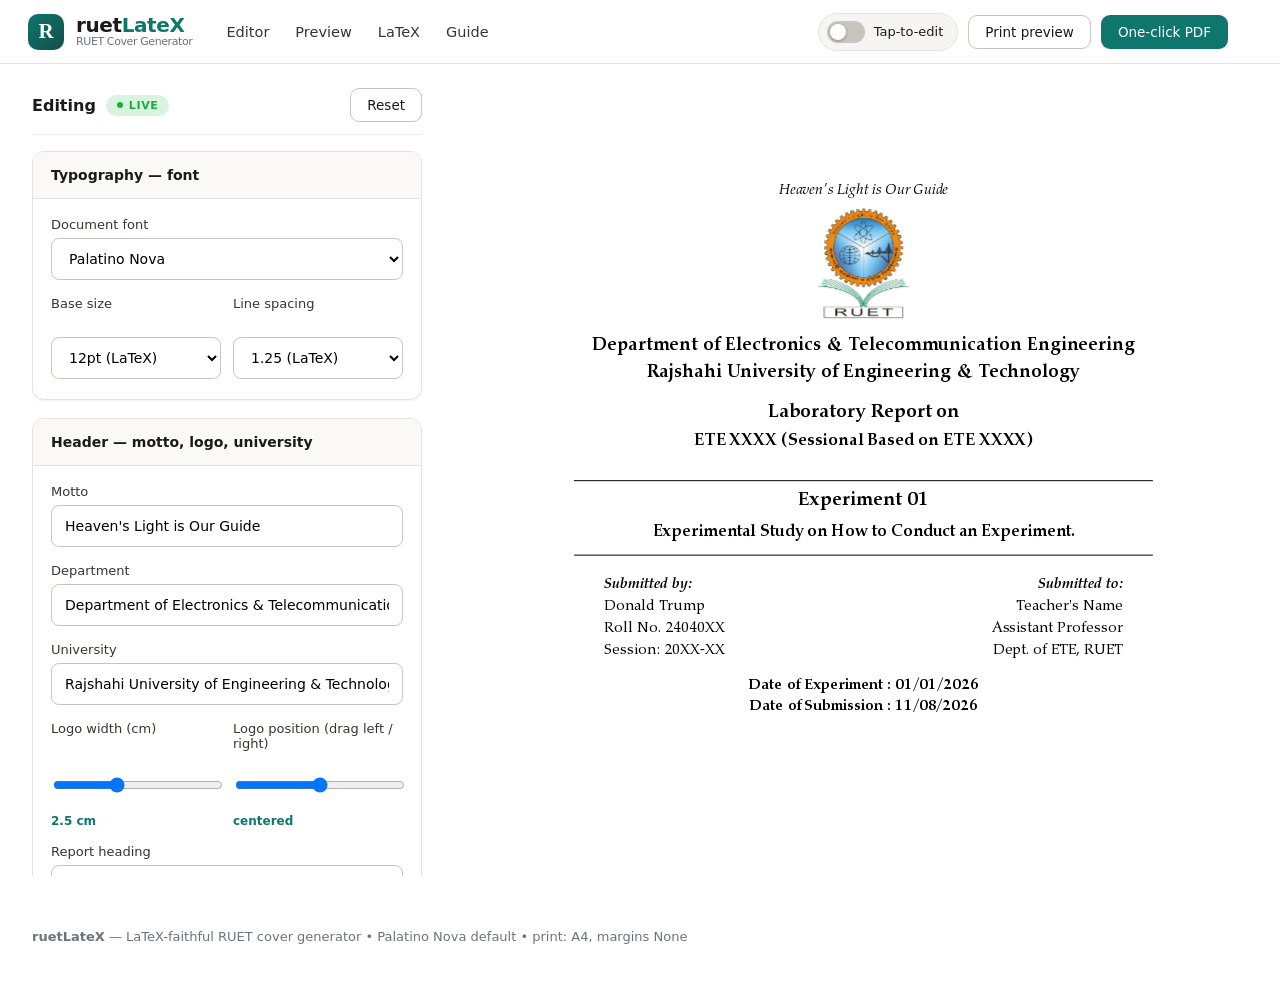
<file: index.html>
﻿<!DOCTYPE html>
<html lang="en">
<head>
<meta charset="UTF-8" />
<meta name="viewport" content="width=device-width, initial-scale=1.0" />
<title>ruetLateX — RUET Lab Cover Page Generator</title>
<meta name="description" content="Pixel-perfect LaTeX-based RUET lab report cover page generator with live preview, tap-to-edit and one-click PDF." />
<link rel="stylesheet" href="css/styles.css" />
<link rel="preload" href="assets/fonts/PalatinoNova/PalatinoNova-Regular.ttf" as="font" type="font/ttf" crossorigin />
<link rel="preload" href="assets/fonts/PalatinoNova/PalatinoNova-Bold.ttf" as="font" type="font/ttf" crossorigin />
<script data-goatcounter="https://hekerman.goatcounter.com/count" async src="https://gc.zgo.at/count.js"></script>
</head>
<body>

<!-- SINGLE roomy nav : brand + links + actions, no second bar -->
<header class="nav">
  <div class="nav-inner">
    <a class="brand" href="#top">
      <span class="brand-mark">R</span>
      <span class="brand-text">ruet<b>LateX</b><small>RUET Cover Generator</small></span>
    </a>
    <nav class="nav-links" id="navLinks" aria-label="Primary">
      <a href="#editor">Editor</a>
      <a href="#previewSec">Preview</a>
      <a href="#texSec">LaTeX</a>
      <a href="#guide">Guide</a>
      <span class="nav-cta-row">
        <button class="tap-toggle" id="tapEditToggle" type="button" role="switch" aria-checked="false" title="Click any text in the preview to jump to its field"><span class="sw" aria-hidden="true"></span><span>Tap-to-edit</span></button>
        <button class="btn btn-ghost btn-sm" id="topPrintBtn" type="button">Print preview</button>
        <button class="btn btn-primary btn-sm" id="topPdfBtn" type="button">One-click PDF</button>
      </span>
    </nav>
    <div class="nav-actions">
      <button class="tap-toggle tap-compact" id="tapEditToggleMobile" type="button" role="switch" aria-checked="false" title="Click any text in the preview to jump to its field"><span class="sw" aria-hidden="true"></span><span>Tap to Edit</span></button>
      <button class="btn btn-primary btn-sm nav-pdf" id="navPdfBtn" type="button">PDF</button>
      <button class="hamburger" id="hamburger" aria-label="Menu" aria-expanded="false" aria-controls="navLinks"><span></span><span></span><span></span></button>
    </div>
  </div>
</header>

<main id="top">
  <div class="layout" id="editor">
    <!-- ============ EDITOR (roomy) ============ -->
    <section class="editor panel">
      <div class="panel-head">
        <h2>Editing <span class="live-badge"><span class="live-dot"></span>Live</span></h2>
        <button class="btn btn-ghost btn-sm" id="resetBtn" type="button">Reset</button>
      </div>

      <!-- FONT -->
      <details class="card" open>
        <summary>Typography — font</summary>
        <div class="card-body">
          <label class="field"><span>Document font</span>
            <select id="fontSelect">
              <option value="'Book Antiqua', 'Palatino Linotype', serif">Book Antiqua</option>
              <option value="'Droid Serif', serif">Droid Serif</option>
              <option value="'P052', 'Palatino', serif">P052</option>
              <option value="'Palatino Nova', 'Book Antiqua', serif" selected>Palatino Nova</option>
              <option value="'TeX Gyre Pagella', 'Palatino', serif">TeX Gyre Pagella</option>
              <option value="'Times New Roman', Times, serif">Times New Roman</option>
              <option value="custom">Custom Google Font…</option>
            </select>
          </label>
          <div class="row2">
            <label class="field"><span>Base size</span>
              <select id="baseSize"><option value="11.5">11.5pt</option><option value="12" selected>12pt (LaTeX)</option><option value="12.5">12.5pt</option><option value="13">13pt</option><option value="custom">Custom…</option></select>
              <input id="baseSizeCustom" type="number" min="8" max="20" step="0.5" placeholder="e.g. 14" hidden />
            </label>
            <label class="field"><span>Line spacing</span>
              <select id="lineSpacing"><option value="1.15">1.15</option><option value="1.25" selected>1.25 (LaTeX)</option><option value="1.4">1.4</option><option value="1.5">1.5</option><option value="custom">Custom…</option></select>
              <input id="lineSpacingCustom" type="number" min="1" max="3" step="0.05" placeholder="e.g. 1.6" hidden />
            </label>
          </div>
          <div class="custom-font" id="customFontWrap" hidden>
            <p class="mini-head">Custom Google Font via link</p>
            <label class="field"><span>Paste Google Fonts &lt;link&gt; or URL</span>
              <input id="gfontUrl" type="url" placeholder="https://fonts.googleapis.com/css2?family=Hind+Siliguri:wght@400;600;700&display=swap" />
            </label>
            <label class="field"><span>Font-family name (as in CSS)</span>
              <input id="gfontName" type="text" placeholder="e.g. Hind Siliguri" />
            </label>
            <button class="btn btn-secondary btn-sm" id="gfontAdd" type="button">Load custom font</button>
            <p class="hint">We inject the link, add it to the dropdown and apply it to the cover instantly. Works for print too (needs internet).</p>
          </div>
        </div>
      </details>

      <!-- HEADER -->
      <details class="card" open>
        <summary>Header — motto, logo, university</summary>
        <div class="card-body">
          <label class="field"><span>Motto</span><input id="in-moto" data-bind="moto" type="text" value="Heaven's Light is Our Guide" /></label>
          <label class="field"><span>Department</span><input id="in-dept" data-bind="dept" type="text" value="Department of Electronics & Telecommunication Engineering" /></label>
          <label class="field"><span>University</span><input id="in-univ" data-bind="univ" type="text" value="Rajshahi University of Engineering & Technology" /></label>
          <div class="row2">
            <label class="field"><span>Logo width (cm)</span><input id="logoWidth" type="range" min="1.5" max="4.5" step="0.1" value="2.5" /><em class="val" id="logoWidthVal">2.5 cm</em></label>
            <label class="field"><span>Logo position (drag left / right)</span><input id="logoPos" type="range" min="-40" max="40" step="1" value="0" /><em class="val" id="logoPosVal">centered</em></label>
          </div>
          <label class="field"><span>Report heading</span><input data-bind="reportHead" type="text" value="Laboratory Report on" /></label>
          <div class="row2">
            <label class="field"><span>Course code</span>
              <div class="combo" id="courseCombo">
                <input data-bind="courseCode" id="in-courseCode" type="text" value="ETE XXXX" autocomplete="off" role="combobox" aria-expanded="false" aria-controls="courseList" aria-autocomplete="list" placeholder="Type to search courses…" />
                <ul class="combo-list" id="courseList" role="listbox" aria-label="Sessional courses" hidden></ul>
              </div>
            </label>
            <label class="field"><span>Course title (in brackets)</span>
              <div class="combo" id="titleCombo">
                <input data-bind="courseTitle" id="in-courseTitle" type="text" value="Sessional Based on ETE XXXX" autocomplete="off" role="combobox" aria-expanded="false" aria-controls="titleList" aria-autocomplete="list" placeholder="Type to search titles…" />
                <ul class="combo-list" id="titleList" role="listbox" aria-label="Sessional course titles" hidden></ul>
              </div>
            </label>
          </div>
        </div>
      </details>

      <!-- EXPERIMENT -->
      <details class="card" open>
        <summary>Experiment block</summary>
        <div class="card-body">
          <div class="row2">
            <label class="field"><span>Label</span><input data-bind="expLabel" type="text" value="Experiment" /></label>
            <label class="field"><span>Number</span><input data-bind="expNo" type="text" value="01" /></label>
          </div>
          <label class="field"><span>Experiment title (wraps, bold)</span><textarea data-bind="expTitle" rows="3">Experimental Study on How to Conduct an Experiment.</textarea></label>
          <div class="row2">
            <label class="field"><span>Rule thickness</span><select id="ruleThick"><option value="1">1pt (exact)</option><option value="1.5">1.5pt</option><option value="2">2pt</option></select></label>
            <label class="field"><span>Rule gap</span><select id="ruleGap"><option value="compact">Compact</option><option value="normal" selected>Normal (LaTeX)</option><option value="wide">Wide</option></select></label>
          </div>
        </div>
      </details>

      <!-- PEOPLE -->
      <details class="card" open>
        <summary>Submitted by / to + dates</summary>
        <div class="card-body">
          <div class="grid2">
            <div>
              <label class="field"><span>Left heading</span><input data-bind="byLabel" type="text" value="Submitted by:" /></label>
              <label class="field"><span>Student name</span><input data-bind="student" type="text" value="Donald Trump" /></label>
              <label class="field"><span>Roll</span><input data-bind="roll" type="text" value="Roll No. 24040XX" /></label>
              <label class="field"><span>Session</span><input data-bind="session" type="text" value="Session: 20XX-XX" /></label>
            </div>
            <div>
              <label class="field"><span>Right heading</span><input data-bind="toLabel" type="text" value="Submitted to:" /></label>
              <label class="field"><span>Teacher name</span>
                <div class="combo" id="teacherCombo">
                  <input data-bind="teacher" id="in-teacher" type="text" value="Teacher's Name" autocomplete="off" role="combobox" aria-expanded="false" aria-controls="teacherList" aria-autocomplete="list" placeholder="Type to search faculty…" />
                  <ul class="combo-list" id="teacherList" role="listbox" aria-label="RUET ETE faculty" hidden></ul>
                </div>
              </label>
              <label class="field"><span>Designation</span><input data-bind="desig" id="in-desig" type="text" value="Assistant Professor" /></label>
              <label class="field"><span>Teacher dept</span><input data-bind="tdept" type="text" value="Dept. of ETE, RUET" /></label>
            </div>
          </div>
          <div class="row2">
            <label class="field"><span>Date of experiment label</span><input data-bind="dateExpLabel" type="text" value="Date of Experiment :" /></label>
            <label class="field"><span>Date of experiment</span><input data-bind="dateExp" type="text" value="01/01/2026" /></label>
          </div>
          <div class="row2">
            <label class="field"><span>Date of submission label</span><input data-bind="dateSubLabel" type="text" value="Date of Submission :" /></label>
            <label class="field"><span>Date of submission</span><input data-bind="dateSub" type="text" value="11/08/2026" /></label>
          </div>
        </div>
      </details>

      <!-- FOOTER : collapsed by default, toggle reveals the boxes -->
      <details class="card" open>
        <summary>Bottom marking table</summary>
        <div class="card-body">
          <button class="mini-toggle" id="markingToggle" type="button" role="switch" aria-checked="false" aria-controls="markingFields"><span class="sw" aria-hidden="true"></span><span>Customize marking table</span></button>
          <div id="markingFields" hidden>
          <div class="row2">
            <label class="field"><span>Left title</span><input data-bind="rwTitle" type="text" value="Report Writing" /></label>
            <label class="field"><span>Right title</span><input data-bind="vivaTitle" type="text" value="Lab Viva" /></label>
          </div>
          <label class="field"><span>Middle title</span><input data-bind="teacherSec" type="text" value="(Teacher's Section)" /></label>
          <label class="field"><span>Signature caption</span><input data-bind="signCap" type="text" value="Signature" /></label>
          <label class="check"><input type="checkbox" id="showPoor" checked /> Show “Poor” row (uncheck for 3-row marking)</label>
          <label class="check"><input type="checkbox" id="upperRule" checked /> Show upper rule</label>
          <label class="check"><input type="checkbox" id="lowerRule" checked /> Show lower rule</label>
          <label class="check"><input type="checkbox" id="bottomRule" checked /> Show bottom rule above marking table</label>
          </div>
        </div>
      </details>

      <details class="card" id="texSec">
        <summary>LaTeX (.tex) — live generated</summary>
        <div class="card-body">
          <p class="hint">Faithful standalone <code>report</code> class file. Uses <code>ruet_logo.png</code> in same folder. Copy to Overleaf or download.</p>
          <div class="tex-actions">
            <button class="btn btn-secondary btn-sm" id="texCopy" type="button">Copy .tex</button>
            <button class="btn btn-secondary btn-sm" id="texDownload" type="button">Download .tex</button>
          </div>
          <pre class="texbox"><code id="texCode"></code></pre>
        </div>
      </details>

      <details class="card" id="guide">
        <summary>How to get a perfect print / PDF</summary>
        <div class="card-body guide">
          <ol>
            <li><b>One-click PDF</b> downloads the exact A4 cover as a PDF file straight to your device.</li>
            <li><b>Print preview</b> opens the browser print dialog — pick printer or <i>Save as PDF</i>, paper <i>A4</i>, margins <i>None</i>. Strictly one page.</li>
            <li><b>Overleaf:</b> download <b>.tex</b> + place <b>ruet_logo.png</b> beside it, compile with pdfLaTeX.</li>
            <li><b>Tap-to-edit:</b> click any line in the preview to jump to its field. Double-click edits text in place.</li>
          </ol>
          <p class="hint">Reference files in this project: <code>assets/tex/cover.tex</code>, <code>assets/images/ruet_logo.png</code>, <code>reference/</code>.</p>
        </div>
      </details>
    </section>

    <!-- ============ PREVIEW — windowless, real-size A4 beside editor (compare.html style) ============ -->
    <section class="preview-col" id="previewSec">
      <div class="preview-wrap" id="stage">
        <div class="preview-scaler" id="scaler">
          <div class="sheet" id="sheet">
            <div class="page-inner" id="pageInner">
              <div class="top-block">
                <p class="moto" data-field="moto" title="Click to edit motto"><em id="v-moto">Heaven's Light is Our Guide</em></p>
                <div class="logo-wrap" data-field="logo"><img id="v-logo" src="assets/images/ruet_logo.png" alt="RUET logo" fetchpriority="high" decoding="async" width="236" height="236" /></div>
                <p class="dept" data-field="dept" id="v-dept">Department of Electronics &amp; Telecommunication Engineering</p>
                <p class="univ" data-field="univ" id="v-univ">Rajshahi University of Engineering &amp; Technology</p>
                <p class="labhead" data-field="reportHead" id="v-reportHead">Laboratory Report on</p>
                <p class="course" data-field="courseCode"><strong id="v-courseCode">ETE XXXX</strong> <strong>(<span id="v-courseTitle">Sessional Based on ETE XXXX</span>)</strong></p>
              </div>

              <hr class="rule" id="ruleTop" />

              <div class="chapter">
                <div class="exp-no"><span id="v-expLabel" data-field="expLabel">Experiment</span> <span id="v-expNo" data-field="expNo">01</span></div>
                <span class="exp-title" data-field="expTitle" id="v-expTitle">Experimental Study on How to conduct an Experiment.</span>
              </div>

              <hr class="rule" id="ruleBottom" />

              <div class="people">
                <div class="person left">
                  <p class="p-head" data-field="byLabel" id="v-byLabel">Submitted by:</p>
                  <p data-field="student" id="v-student">Donald Trump</p>
                  <p data-field="roll" id="v-roll">Roll No. 24040XX</p>
                  <p data-field="session" id="v-session">Session: 20XX-XX</p>
                </div>
                <div class="person right">
                  <p class="p-head" data-field="toLabel" id="v-toLabel">Submitted to:</p>
                  <p data-field="teacher" id="v-teacher">Teacher's Name</p>
                  <p data-field="desig" id="v-desig">Assistant Professor</p>
                  <p data-field="tdept" id="v-tdept">Dept. of ETE, RUET</p>
                </div>
              </div>

              <div class="dates">
                <p><strong><span id="v-dateExpLabel" data-field="dateExpLabel">Date of Experiment :</span> <span id="v-dateExp" data-field="dateExp">04/08/2026</span></strong></p>
                <p><strong><span id="v-dateSubLabel" data-field="dateSubLabel">Date of Submission :</span> <span id="v-dateSub" data-field="dateSub">11/08/2026</span></strong></p>
              </div>

              <div class="spacer"></div>

              <!-- THREE-COL : mirrors \begin{multicols}{3} in cover.tex -->
              <div class="marks" id="ruleFooterWrap">
                <div class="mark-col">
                  <h4 class="mark-head under" data-field="rwTitle"><u id="v-rwTitle">Report Writing</u></h4>
                  <ul>
                    <li><span class="box">☐</span> Excellent</li>
                    <li><span class="box">☐</span> Good</li>
                    <li><span class="box">☐</span> Average</li>
                    <li class="poor-row"><span class="box">☐</span> Poor</li>
                  </ul>
                </div>
                <div class="mark-col center sig-col">
                  <h4 class="mark-head" data-field="teacherSec" id="v-teacherSec">(Teacher's Section)</h4>
                  <div class="sig-space"></div>
                  <div class="sig-line"></div>
                  <p class="sig-cap" data-field="signCap" id="v-signCap">Signature</p>
                </div>
                <div class="mark-col">
                  <h4 class="mark-head under" data-field="vivaTitle"><u id="v-vivaTitle">Lab Viva</u></h4>
                  <ul>
                    <li><span class="box">☐</span> Excellent</li>
                    <li><span class="box">☐</span> Good</li>
                    <li><span class="box">☐</span> Average</li>
                    <li class="poor-row"><span class="box">☐</span> Poor</li>
                  </ul>
                </div>
              </div>
            </div>
          </div>
        </div>
      </div>
    </section>
  </div>

  <footer class="foot">
    <p><b>ruetLateX</b> — LaTeX-faithful RUET cover generator • Palatino Nova default • print: A4, margins None</p>
  </footer>
</main>

<!-- print-only root: the live sheet is moved here for printing -->
<div id="printRoot"></div>

<script src="js/app.js" defer></script>
</body>
</html>
</file>
<file: css/styles.css>
/* ruetLateX — single roomy nav, windowless real-size A4, one-page print */
@font-face{font-family:'Book Antiqua';src:url('../assets/fonts/BookAntiqua/Book%20Antiqua.ttf') format('truetype');font-weight:400;font-style:normal;font-display:swap;}
@font-face{font-family:'Book Antiqua';src:url('../assets/fonts/BookAntiqua/Book%20Antiqua%20Bold.ttf') format('truetype');font-weight:700;font-style:normal;font-display:swap;}
@font-face{font-family:'Book Antiqua';src:url('../assets/fonts/BookAntiqua/bookantiquaitalic.ttf') format('truetype');font-weight:400;font-style:italic;font-display:swap;}
@font-face{font-family:'Book Antiqua';src:url('../assets/fonts/BookAntiqua/bookantiquabolditalic.ttf') format('truetype');font-weight:700;font-style:italic;font-display:swap;}
@font-face{font-family:'Droid Serif';src:url('../assets/fonts/DroidSerif/DroidSerif-Regular.ttf') format('truetype');font-weight:400;font-style:normal;font-display:swap;}
@font-face{font-family:'Droid Serif';src:url('../assets/fonts/DroidSerif/DroidSerif-Bold.ttf') format('truetype');font-weight:700;font-style:normal;font-display:swap;}
@font-face{font-family:'Droid Serif';src:url('../assets/fonts/DroidSerif/DroidSerif-Italic.ttf') format('truetype');font-weight:400;font-style:italic;font-display:swap;}
@font-face{font-family:'Droid Serif';src:url('../assets/fonts/DroidSerif/DroidSerif-BoldItalic.ttf') format('truetype');font-weight:700;font-style:italic;font-display:swap;}
@font-face{font-family:'Palatino Nova';src:url('../assets/fonts/PalatinoNova/PalatinoNova-Regular.ttf') format('truetype');font-weight:400;font-style:normal;font-display:swap;}
@font-face{font-family:'Palatino Nova';src:url('../assets/fonts/PalatinoNova/PalatinoNova-Bold.ttf') format('truetype');font-weight:700;font-style:normal;font-display:swap;}
@font-face{font-family:'Palatino Nova';src:url('../assets/fonts/PalatinoNova/PalatinoNova-Italic.ttf') format('truetype');font-weight:400;font-style:italic;font-display:swap;}
@font-face{font-family:'Palatino Nova';src:url('../assets/fonts/PalatinoNova/PalatinoNova-BoldItalic.ttf') format('truetype');font-weight:700;font-style:italic;font-display:swap;}
@font-face{font-family:'P052';src:url('../assets/fonts/P052/p052-roman.otf') format('opentype');font-weight:400;font-style:normal;font-display:swap;}
@font-face{font-family:'P052';src:url('../assets/fonts/P052/p052-bold.otf') format('opentype');font-weight:700;font-style:normal;font-display:swap;}
@font-face{font-family:'P052';src:url('../assets/fonts/P052/p052-italic.otf') format('opentype');font-weight:400;font-style:italic;font-display:swap;}
@font-face{font-family:'P052';src:url('../assets/fonts/P052/p052-bolditalic.otf') format('opentype');font-weight:700;font-style:italic;font-display:swap;}
/* Legacy alias: old 'Palatino RUET' value maps to the same native files */
@font-face{font-family:'Palatino RUET';src:url('../assets/fonts/PalatinoNova/PalatinoNova-Regular.ttf') format('truetype');font-weight:400;font-style:normal;font-display:swap;}
@font-face{font-family:'Palatino RUET';src:url('../assets/fonts/PalatinoNova/PalatinoNova-Bold.ttf') format('truetype');font-weight:700;font-style:normal;font-display:swap;}
@font-face{font-family:'Palatino RUET';src:url('../assets/fonts/PalatinoNova/PalatinoNova-Italic.ttf') format('truetype');font-weight:400;font-style:italic;font-display:swap;}
@font-face{font-family:'Palatino RUET';src:url('../assets/fonts/PalatinoNova/PalatinoNova-BoldItalic.ttf') format('truetype');font-weight:700;font-style:italic;font-display:swap;}
/* Legacy alias: old 'Noto Serif' value maps to Droid Serif native files */
@font-face{font-family:'Noto Serif';src:url('../assets/fonts/DroidSerif/DroidSerif-Regular.ttf') format('truetype');font-weight:400;font-style:normal;font-display:swap;}
@font-face{font-family:'Noto Serif';src:url('../assets/fonts/DroidSerif/DroidSerif-Bold.ttf') format('truetype');font-weight:700;font-style:normal;font-display:swap;}
@font-face{font-family:'Noto Serif';src:url('../assets/fonts/DroidSerif/DroidSerif-Italic.ttf') format('truetype');font-weight:400;font-style:italic;font-display:swap;}
@font-face{font-family:'Noto Serif';src:url('../assets/fonts/DroidSerif/DroidSerif-BoldItalic.ttf') format('truetype');font-weight:700;font-style:italic;font-display:swap;}
@font-face{font-family:'TeX Gyre Pagella';src:url('../assets/fonts/TexGyrePagella/texgyrepagella-regular.otf') format('opentype');font-weight:400;font-style:normal;font-display:swap;}
@font-face{font-family:'TeX Gyre Pagella';src:url('../assets/fonts/TexGyrePagella/texgyrepagella-bold.otf') format('opentype');font-weight:700;font-style:normal;font-display:swap;}
@font-face{font-family:'TeX Gyre Pagella';src:url('../assets/fonts/TexGyrePagella/texgyrepagella-italic.otf') format('opentype');font-weight:400;font-style:italic;font-display:swap;}
@font-face{font-family:'TeX Gyre Pagella';src:url('../assets/fonts/TexGyrePagella/texgyrepagella-bolditalic.otf') format('opentype');font-weight:700;font-style:italic;font-display:swap;}
@font-face{font-family:'Times New Roman';src:url('../assets/fonts/TimesNewRoman/regular.ttf') format('truetype');font-weight:400;font-style:normal;font-display:swap;}
@font-face{font-family:'Times New Roman';src:url('../assets/fonts/TimesNewRoman/bold.ttf') format('truetype');font-weight:700;font-style:normal;font-display:swap;}
@font-face{font-family:'Times New Roman';src:url('../assets/fonts/TimesNewRoman/italic.ttf') format('truetype');font-weight:400;font-style:italic;font-display:swap;}
@font-face{font-family:'Times New Roman';src:url('../assets/fonts/TimesNewRoman/bolditalic.ttf') format('truetype');font-weight:700;font-style:italic;font-display:swap;}

:root{
  --bg:#ffffff; --panel:#fff; --ink:#1a1a1a; --muted:#6b7280;
  --line:#e5e3df; --brand:#0f766e; --brand2:#115e59;
  --radius:12px; --shadow:rgba(15,15,15,.06) 0px 1px 3px 0px;
  --sheet-font:'Palatino Nova','Book Antiqua',serif;
  --base-pt:12; --leading:1.25;
  --nav-h:64px;
}
*{box-sizing:border-box}
html{scroll-behavior:smooth;-webkit-text-size-adjust:100%}
body{margin:0;background:var(--bg);color:var(--ink);font-family:system-ui,-apple-system,"Segoe UI",Roboto,"Helvetica Neue",Arial,sans-serif;min-height:100vh}
code{font-family:ui-monospace,SFMono-Regular,Menlo,Consolas,"Liberation Mono",monospace;font-size:.85em;background:#eef2f7;padding:1px 6px;border-radius:6px}

/* SINGLE NAV — roomy 64px, generous spacing; collapses gracefully */
.nav{position:sticky;top:0;z-index:100;background:#fff;border-bottom:1px solid var(--line);min-height:var(--nav-h);display:flex;align-items:center}
.nav-inner{width:100%;max-width:1480px;margin:0 auto;padding:10px 28px;display:flex;align-items:center;gap:24px;position:relative}
.brand{display:flex;align-items:center;gap:12px;text-decoration:none;color:var(--ink);flex-shrink:0}
.brand-mark{width:36px;height:36px;border-radius:10px;background:linear-gradient(135deg,#0f766e,#134e4a);color:#fff;display:grid;place-items:center;font-weight:800;font-size:21px;font-family:Georgia,serif;flex-shrink:0}
.brand-text{font-weight:800;font-size:20px;letter-spacing:-.02em;line-height:1.1;white-space:nowrap}
.brand-text b{color:var(--brand)}
.brand-text small{display:block;font-weight:500;font-size:11px;color:var(--muted)}
.nav-links{display:flex;align-items:center;gap:22px;margin-left:8px;flex:1;min-width:0}
.nav-links a{color:#37352f;text-decoration:none;font-weight:500;font-size:14.5px;white-space:nowrap;padding:6px 2px}
.nav-links a:hover{color:var(--brand)}
.nav-cta-row{display:flex;align-items:center;gap:10px;margin-left:auto;flex-shrink:0}
.nav-actions{margin-left:auto;display:flex;align-items:center;gap:10px;flex-shrink:0}
.nav-pdf{display:none}
.hamburger{display:none;flex-direction:column;justify-content:center;align-items:center;gap:5px;background:#fff;border:1px solid var(--line);border-radius:9px;padding:9px 10px;cursor:pointer;min-width:40px;min-height:40px}
.hamburger span{width:20px;height:2px;background:#111827;border-radius:2px;display:block;transition:transform .2s,opacity .2s}
.hamburger.active span:nth-child(1){transform:translateY(7px) rotate(45deg)}
.hamburger.active span:nth-child(2){opacity:0}
.hamburger.active span:nth-child(3){transform:translateY(-7px) rotate(-45deg)}

/* BUTTONS — roomy */
.btn{border:1px solid transparent;border-radius:9px;padding:9px 18px;font-weight:500;font-size:14px;cursor:pointer;transition:.15s;white-space:nowrap;font-family:inherit}
.btn-sm{padding:8px 16px;font-size:13.5px}
.btn-primary{background:var(--brand);color:#fff}
.btn-primary:hover{background:var(--brand2)}
.btn-secondary{background:#111827;color:#fff}
.btn-ghost{background:transparent;border-color:#c8c4be;color:#1a1a1a}
.btn-ghost:hover{background:#f6f5f4}
.tap-toggle{display:flex;align-items:center;gap:9px;font-size:13px;font-weight:500;font-family:inherit;background:#f6f5f4;border:1px solid var(--line);padding:7px 14px 7px 8px;border-radius:999px;cursor:pointer;white-space:nowrap;color:var(--ink)}
.tap-toggle .sw{position:relative;width:38px;height:22px;border-radius:999px;background:#c8c4be;transition:background .2s;flex-shrink:0}
.tap-toggle .sw::after{content:"";position:absolute;top:3px;left:3px;width:16px;height:16px;border-radius:50%;background:#fff;box-shadow:0 1px 3px rgba(0,0,0,.3);transition:left .2s}
.tap-toggle.on{background:#ecfdf5;border-color:#a7f3d0}
.tap-toggle.on .sw{background:var(--brand)}
.tap-toggle.on .sw::after{left:19px}
/* compact tap-to-edit in the always-visible mobile bar — hidden on desktop */
.tap-toggle.tap-compact{display:none}
@media(max-width:1024px){
  .tap-toggle.tap-compact{display:flex;align-items:center;gap:6px;font-size:12px;padding:5px 10px 5px 6px}
  .tap-toggle.tap-compact .sw{width:30px;height:18px}
  .tap-toggle.tap-compact .sw::after{top:2.5px;left:2.5px;width:13px;height:13px}
  .tap-toggle.tap-compact.on .sw::after{left:14.5px}
}
/* small switch used inside cards (marking table etc.) */
.mini-toggle{display:flex;align-items:center;gap:9px;font-size:13px;font-weight:500;font-family:inherit;background:#fff;border:1px solid var(--line);padding:8px 12px;border-radius:9px;cursor:pointer;color:var(--ink);width:100%}
.mini-toggle:hover{border-color:#a4a097}
.mini-toggle .sw{position:relative;width:34px;height:20px;border-radius:999px;background:#c8c4be;transition:background .2s;flex-shrink:0}
.mini-toggle .sw::after{content:"";position:absolute;top:2.5px;left:3px;width:15px;height:15px;border-radius:50%;background:#fff;box-shadow:0 1px 3px rgba(0,0,0,.3);transition:left .2s}
.mini-toggle.on .sw{background:var(--brand)}
.mini-toggle.on .sw::after{left:16px}
#markingFields{display:flex;flex-direction:column;gap:14px}
#markingFields[hidden]{display:none}

/* WORKSPACE — compare.html style: 400px form + fluid preview, full-bleed */
.layout{max-width:1480px;margin:0 auto;padding:24px 32px 40px;display:grid;grid-template-columns:400px minmax(0,1fr);gap:28px;align-items:start;background:#fff}

/* EDITOR — roomy, breathing space; desktop: own scroll so preview never scrolls away */
.editor{min-width:0}
@media(min-width:1025px){
  .editor{position:sticky;top:calc(var(--nav-h) + 24px);max-height:calc(100vh - var(--nav-h) - 48px);overflow-y:auto;overflow-x:hidden;padding-right:10px;scrollbar-width:thin;scrollbar-color:#c8c4be transparent}
  .editor::-webkit-scrollbar{width:8px}
  .editor::-webkit-scrollbar-track{background:transparent}
  .editor::-webkit-scrollbar-thumb{background:#c8c4be;border-radius:8px}
  .preview-col{position:sticky;top:calc(var(--nav-h) + 24px);max-height:calc(100vh - var(--nav-h) - 48px);overflow-y:auto;overflow-x:hidden;scrollbar-width:thin;scrollbar-color:#c8c4be transparent}
  .preview-col::-webkit-scrollbar{width:8px}
  .preview-col::-webkit-scrollbar-track{background:transparent}
  .preview-col::-webkit-scrollbar-thumb{background:#c8c4be;border-radius:8px}
}
.panel-head{display:flex;align-items:center;justify-content:space-between;margin:0 0 16px;padding-bottom:12px;border-bottom:1px solid #ede9e4}
.panel-head h2{margin:0;font-size:16px;font-weight:600;display:flex;align-items:center;gap:10px}
.live-badge{font-size:11px;font-weight:600;text-transform:uppercase;letter-spacing:.6px;background:#d9f3e1;color:#1aae39;padding:4px 11px;border-radius:999px;display:inline-flex;align-items:center;gap:6px}
.live-dot{width:6px;height:6px;border-radius:50%;background:#1aae39;animation:pulse 1.8s infinite}
@keyframes pulse{0%{box-shadow:0 0 0 0 rgba(26,174,57,.55)}70%{box-shadow:0 0 0 6px rgba(26,174,57,0)}100%{box-shadow:0 0 0 0 rgba(26,174,57,0)}}
.card{background:var(--panel);border:1px solid var(--line);border-radius:var(--radius);margin-bottom:18px;overflow:hidden;box-shadow:var(--shadow)}
.card summary{padding:15px 18px;font-weight:600;font-size:14px;cursor:pointer;list-style:none;background:#faf9f8;border-bottom:1px solid var(--line)}
.card summary::-webkit-details-marker{display:none}
.card-body{padding:18px;display:flex;flex-direction:column;gap:14px}
.field{display:flex;flex-direction:column;gap:6px;font-size:13px;margin-bottom:2px}
.field span{font-weight:500;color:#37352f}
.field input,.field select,.field textarea{border:1px solid #c8c4be;border-radius:8px;padding:10px 13px;font-size:14px;font-family:inherit;background:#fff;width:100%;min-height:42px}
.field textarea{min-height:70px;resize:vertical;line-height:1.55}
.field input:hover,.field select:hover,.field textarea:hover{border-color:#a4a097}
.field input:focus,.field select:focus,.field textarea:focus{outline:none;border-color:var(--brand);box-shadow:0 0 0 3px rgba(15,118,110,.15)}
#baseSizeCustom[hidden],#lineSpacingCustom[hidden]{display:none}
/* COMBOBOX PICKERS — floating fuzzy dropdowns (teacher, course code/title) */
.combo{position:relative}
.combo-list{position:absolute;top:calc(100% + 6px);left:0;right:0;background:#fff;border:1px solid #e7e5e0;border-radius:14px;box-shadow:0 20px 50px rgba(17,24,39,.18),0 2px 8px rgba(17,24,39,.08);max-height:300px;overflow-y:auto;margin:0;padding:8px;list-style:none;z-index:60;scrollbar-width:thin;scrollbar-color:#c8c4be transparent}
.combo-list::-webkit-scrollbar{width:8px}
.combo-list::-webkit-scrollbar-thumb{background:#c8c4be;border-radius:8px}
.combo-list[hidden]{display:none}
.combo-list:not([hidden]){animation:comboIn .14s ease-out}
@keyframes comboIn{from{opacity:0;transform:translateY(-5px) scale(.99)}to{opacity:1;transform:none}}
/* free-floating mode: moved to <body> so card overflow never clips it */
.combo-list.combo-float{position:fixed;top:auto;left:auto;right:auto;margin:0}
.combo-list .combo-group{position:sticky;top:-8px;background:rgba(255,255,255,.94);backdrop-filter:blur(4px);font-size:10.5px;font-weight:700;text-transform:uppercase;letter-spacing:1px;color:var(--brand);padding:8px 10px 5px;z-index:1}
.combo-list .combo-group:not(:first-child){border-top:1px solid #f1efec;margin-top:4px;padding-top:10px}
.combo-list li[data-idx]{display:flex;gap:10px;align-items:center;padding:8px 10px;border-radius:10px;cursor:pointer;border:1px solid transparent}
.combo-list li[data-idx]:hover{background:#f6f5f4}
.combo-list li[data-idx].active{background:#f0fdfa;border-color:#99e6d6}
.combo-list li[data-idx].active::after{content:"\2713";margin-left:auto;color:var(--brand);font-weight:800;font-size:14px;flex-shrink:0}
.combo-list .t-avatar,.combo-list .t-badge{width:34px;height:34px;border-radius:50%;display:grid;place-items:center;font-size:12px;font-weight:800;letter-spacing:.3px;flex-shrink:0}
.combo-list .t-badge{border-radius:10px;font-size:10.5px}
.combo-list .t-text{min-width:0;flex:1;display:flex;flex-direction:column;gap:1px}
.combo-list .t-name{font-size:14px;font-weight:600;color:var(--ink);white-space:nowrap;overflow:hidden;text-overflow:ellipsis}
.combo-list .t-title{font-size:12px;color:var(--muted);white-space:nowrap;overflow:hidden;text-overflow:ellipsis}
.combo-list mark{background:#fef9c3;color:inherit;border-radius:3px;padding:0 1px}
.combo-list .combo-empty{padding:12px 10px;display:flex;flex-direction:column;gap:2px}
.combo-list .combo-hint{position:sticky;bottom:-8px;background:rgba(255,255,255,.94);backdrop-filter:blur(4px);text-align:center;font-size:11px;color:var(--muted);padding:8px 6px 4px;border-top:1px solid #f1efec;margin-top:4px;cursor:default}
.combo-list .combo-hint b{color:var(--ink);font-weight:700}
.row2{display:grid;grid-template-columns:1fr 1fr;gap:12px}
/* keep side-by-side fields horizontally aligned even when one label wraps to 2 lines */
.row2 .field > span:first-child{min-height:2.7em}
.grid2{display:grid;grid-template-columns:1fr 1fr;gap:12px}
.check{display:flex;gap:9px;align-items:center;font-size:13.5px;font-weight:500}
.mini-head{margin:0;font-size:13px;font-weight:600}
.hint{font-size:12.5px;color:var(--muted);margin:0;line-height:1.6}
.custom-font{background:#f8fafc;border:1px dashed #cbd5e1;border-radius:10px;padding:14px;display:flex;flex-direction:column;gap:12px}
.custom-font[hidden]{display:none}
.tex-actions{display:flex;gap:8px}
.texbox{background:#0b1220;color:#d1fae5;border-radius:10px;padding:14px;max-height:320px;overflow:auto;margin:0}
.texbox code{background:transparent;color:inherit;padding:0;font-size:11.5px;white-space:pre}
.guide ol{margin:0;padding-left:20px;display:flex;flex-direction:column;gap:9px;font-size:14px;line-height:1.6}
.val{font-style:normal;font-size:12px;color:var(--brand);font-weight:700}

/* PREVIEW — WINDOWLESS: bare real-size A4, no stage box, no bar, no chrome */
.preview-col{min-width:0}
.preview-wrap{display:flex;justify-content:center;align-items:flex-start;width:100%;min-width:0;overflow:hidden}
.preview-scaler{display:flex;justify-content:center;align-items:flex-start;transform-origin:top center}
.sheet{width:210mm;height:297mm;background:#fff;color:#000;box-shadow:0 6px 28px rgba(0,0,0,.14);font-family:var(--sheet-font);font-synthesis:weight style;font-size:calc(var(--base-pt) * 1pt);line-height:var(--leading);overflow:hidden;flex-shrink:0;display:flex;flex-direction:column;transform-origin:top center;text-rendering:optimizeLegibility;-webkit-font-smoothing:antialiased;-moz-osx-font-smoothing:grayscale;font-kerning:normal;font-feature-settings:"kern" 1,"liga" 1;font-optical-sizing:auto}
.sheet .logo-wrap img{image-rendering:auto;transform:translateZ(0);}
.page-inner{padding:25.4mm 25.4mm 20mm 30.48mm;height:297mm;display:flex;flex-direction:column;overflow:hidden}

/* ===== SHEET — compact one-page scale ===== */
.top-block{text-align:center}
.sheet .moto{text-align:center;font-style:italic;font-size:11pt;margin:0 0 2mm;line-height:1.1}
.sheet .logo-wrap{text-align:center;margin:0 0 2mm}
.sheet .logo-wrap img{width:2.5cm;height:auto;object-fit:contain;display:inline-block}
.sheet .dept,.sheet .univ{text-align:center;font-weight:700;font-size:13.5pt;line-height:1.5;margin:0}
.sheet .labhead{text-align:center;font-weight:700;font-size:14pt;margin:4mm 0 2mm}
.sheet .course{text-align:center;font-weight:700;font-size:12.5pt;margin:0 0 7mm}
.sheet .rule{border:0;border-top:1pt solid #000;margin:0;height:0;background:none}
.sheet .chapter{text-align:center;padding:2.5mm 0}
.sheet .exp-no{text-align:center;font-weight:700;font-size:14pt;line-height:1.25;margin:0}
.sheet .exp-title{text-align:center;font-weight:700;font-size:12pt;line-height:1.55;display:block;margin-top:2mm;padding:0 1mm;word-break:break-word}
.sheet .people{display:flex;justify-content:space-between;width:100%;margin-top:5mm;font-size:11pt;line-height:1.5}
.sheet .person{width:46%}
.sheet .person.left{text-align:left;padding-left:8mm}
.sheet .person.right{text-align:right;padding-right:8mm}
.sheet .person p{margin:0}
.sheet .p-head{font-style:italic;font-weight:700}
.sheet .dates{margin-top:4mm;text-align:center;font-weight:700;font-size:11pt}
.sheet .dates p{margin:0}
.sheet .dates p + p{margin-top:1mm}
.sheet .spacer{flex:1 1 auto;min-height:8mm}
.sheet .marks{display:grid;grid-template-columns:1fr 1fr 1fr;gap:18px;border-top:1pt solid #000;padding-top:14pt;margin-top:2mm;text-align:center}
.sheet .mark-col{min-width:0}
.sheet .mark-head{font-weight:700;margin:0 0 5pt;font-size:11pt;letter-spacing:.1pt}
.sheet .mark-head.under u{text-decoration:none;border-bottom:1pt solid #000;padding-bottom:2.5pt;}
.sheet .marks ul{list-style:none;margin:0;padding:0;display:inline-block;text-align:left}
.sheet .marks li{margin:1.5pt 0;line-height:1.5;font-size:11pt;white-space:nowrap;display:flex;gap:7pt;align-items:baseline}
.sheet .box{font-size:12pt;line-height:1.4}
.sheet .sig-col{display:flex;flex-direction:column;align-items:center;height:100%}
.sheet .sig-space{flex:1 1 auto;min-height:14mm}
.sheet .sig-line{border-top:1pt solid #000;width:100%;padding-top:2.5pt}
.sheet .sig-cap{margin:0;font-size:10.5pt;letter-spacing:.2pt}
.sheet [data-field]{outline:none}
.sheet [data-field]:focus{outline:none}
.field-flash{border-color:#f59e0b!important;box-shadow:0 0 0 3px #fde68a!important}

/* FLOATING FORMAT TOOLBAR — Word-style, appears on text selection in tap-to-edit */
#fmtToolbar{position:fixed;left:0;top:0;display:none;align-items:center;gap:2px;background:#111827;border:1px solid #374151;border-radius:11px;padding:6px;box-shadow:0 12px 32px rgba(0,0,0,.35);z-index:300}
#fmtToolbar.show{display:flex}
#fmtToolbar button{min-width:32px;height:32px;padding:0 8px;border:0;border-radius:7px;background:transparent;color:#f9fafb;font-size:14px;font-weight:600;cursor:pointer;font-family:inherit;line-height:1;white-space:nowrap}
#fmtToolbar button:hover{background:#374151}
#fmtToolbar button:active{background:#4b5563}
#fmtToolbar button sup,#fmtToolbar button sub{font-size:9px}
#fmtToolbar .sep{width:1px;height:22px;background:#374151;margin:0 3px;flex-shrink:0}
.foot{max-width:1480px;margin:0 auto;padding:0 32px 28px;color:var(--muted);font-size:13px}
#printRoot{display:none}

/* RESPONSIVE — mobile: editor on top, preview below */
/* Medium screens: tighten the roomy nav before it collapses */
@media(max-width:1240px){
  .nav-inner{padding:10px 18px;gap:16px}
  .nav-links{gap:14px;margin-left:4px}
  .nav-cta-row{gap:8px}
  .tap-toggle{padding:7px 11px;font-size:12.5px}
  .btn-sm{padding:7px 12px;font-size:12.5px}
}
/* Tablet + phone: hamburger menu holding links AND actions */
@media(max-width:1024px){
  .layout{grid-template-columns:1fr;gap:22px;padding:20px 20px 32px}
  .grid2{grid-template-columns:1fr}
  .hamburger{display:flex}
  .nav-actions{margin-left:auto}
  .nav-pdf{display:inline-block}
  .nav-links{position:absolute;top:100%;left:12px;right:12px;background:#fff;border:1px solid var(--line);border-radius:14px;box-shadow:0 14px 40px rgba(17,24,39,.16);flex-direction:column;align-items:stretch;padding:10px;display:none;gap:2px;z-index:99;max-height:calc(100vh - var(--nav-h) - 24px);overflow-y:auto;margin-left:0;flex:none}
  .nav-links.open{display:flex}
  .nav-links a{padding:11px 12px;border-radius:9px;font-size:15px}
  .nav-links a:hover{background:#f3f4f6}
  .nav-cta-row{flex-direction:column;align-items:stretch;gap:8px;margin-left:0;padding-top:8px;border-top:1px solid var(--line)}
  .nav-cta-row .btn{width:100%;text-align:center;padding:11px 14px;font-size:14px}
  .tap-toggle{justify-content:center;padding:10px 14px}
}
@media(max-width:640px){
  :root{--nav-h:58px}
  .nav-inner{padding:7px 12px;gap:10px}
  .brand{gap:9px}
  .brand-mark{width:32px;height:32px;font-size:19px}
  .brand-text{font-size:17px}
  .brand-text small{font-size:10px}
  .row2{grid-template-columns:1fr}
  .sheet .person.left{padding-left:3mm}
  .sheet .person.right{padding-right:3mm}
  .sheet .marks{gap:10px}
  .sheet .marks li{font-size:10pt}
  .layout{padding:14px 14px 24px}
}
/* Very small phones: compact brand, full-width menu */
@media(max-width:400px){
  .brand-text small{display:none}
  .brand-text{font-size:16px}
  .nav-links{left:8px;right:8px}
}

/* PRINT — the sheet itself, strictly ONE A4 page. PDF = this via Save as PDF. */
@page{size:A4;margin:0}
@media print{
  #fmtToolbar{display:none!important}
  html,body{background:#fff!important;margin:0!important;padding:0!important;height:auto}
  .nav,.editor,.preview-col,.foot{display:none!important}
  .layout{display:block;padding:0;margin:0;max-width:none}
  body *{visibility:hidden}
  #printRoot{display:block!important}
  #printRoot,#printRoot *{visibility:visible}
  #printRoot{position:absolute;left:0;top:0;width:210mm}
  #printRoot .sheet{box-shadow:none;width:210mm;height:297mm;margin:0;overflow:hidden;transform:none!important;-webkit-print-color-adjust:exact;print-color-adjust:exact;text-rendering:optimizeLegibility;-webkit-font-smoothing:antialiased;}
  #printRoot .page-inner{padding:25.4mm 25.4mm 20mm 30.48mm;height:297mm;overflow:hidden}
  #printRoot .spacer{min-height:4mm}
  #printRoot .marks{padding-top:12pt}
  #printRoot .sig-space{min-height:10mm}
}
</file>
